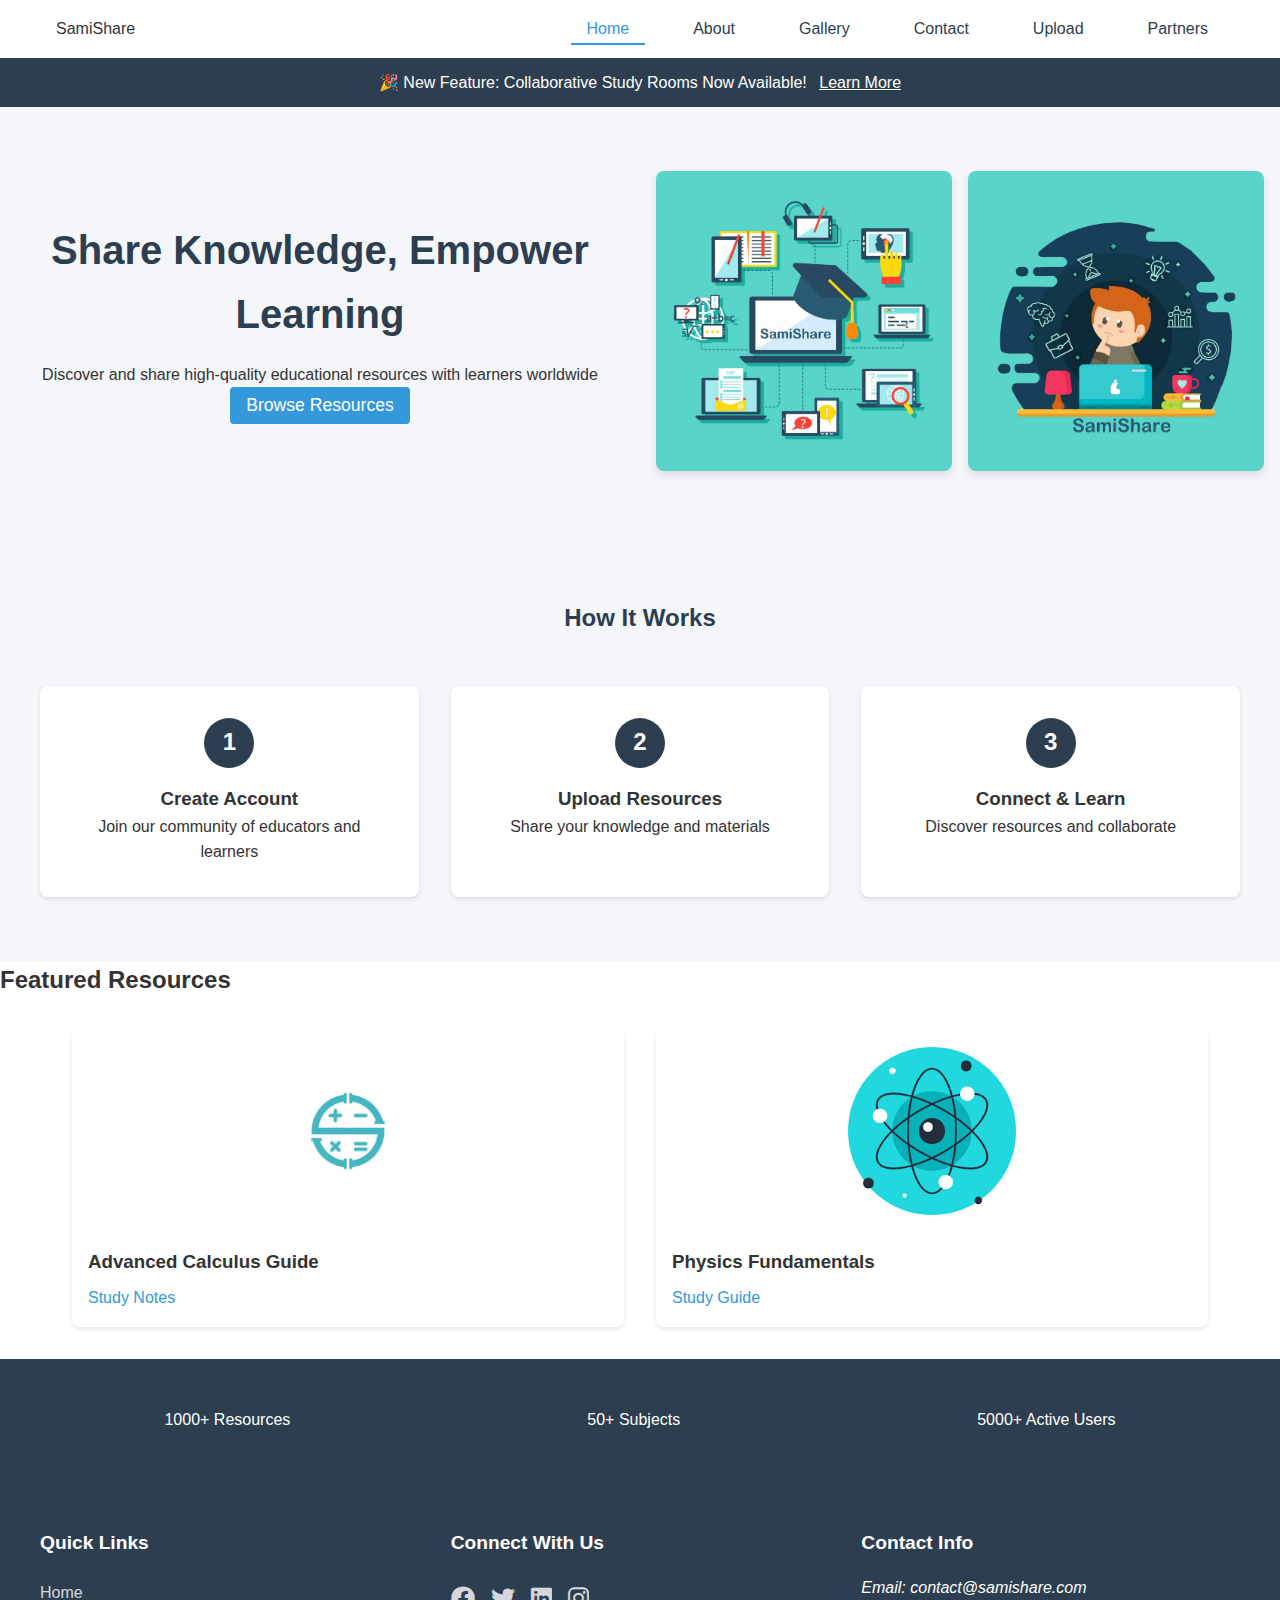
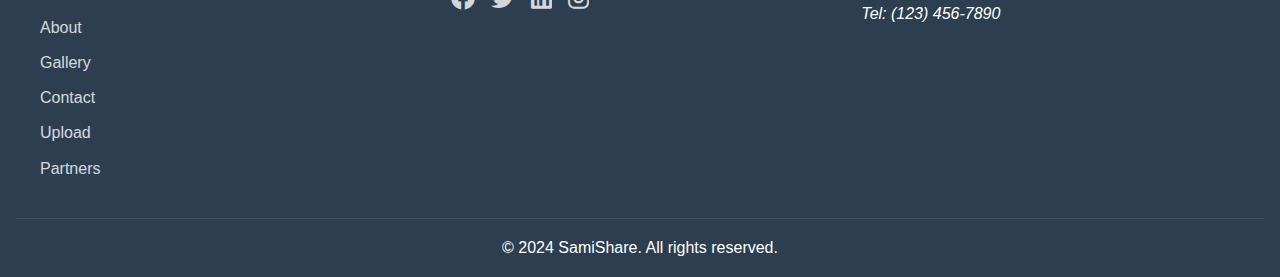
<file: index.html>
<!DOCTYPE html>
<html lang="en">
<head>
    <meta charset="UTF-8">
    <meta name="viewport" content="width=device-width, initial-scale=1.0">
    <meta name="description" content="Educational Resource Sharing Platform - Share and discover learning materials">
    <title>SamiShare - Educational Resource Platform</title>
    <link rel="stylesheet" href="styles/main.css">
    <link rel="stylesheet" href="styles/pages/index.css">
</head>
<body>
    <header>
        <div class="header-container">
            <div class="logo">SamiShare</div>
            <button class="menu-toggle" aria-label="Toggle navigation menu" aria-expanded="false">
                <span></span><span></span><span></span>
            </button>
            <nav>
                <ul>
                    <li><a href="index.html" class="active">Home</a></li>
                    <li><a href="pages/about.html">About</a></li>
                    <li><a href="pages/gallery.html">Gallery</a></li>
                    <li><a href="pages/contact.html">Contact</a></li>
                    <li><a href="pages/upload.html">Upload</a></li>
                    <li><a href="pages/partners.html">Partners</a></li>
                </ul>
            </nav>
        </div>
    </header>

    <main>
        <div class="announcement-banner">
            <p>🎉 New Feature: Collaborative Study Rooms Now Available! <a href="#">Learn More</a></p>
        </div>

        <section class="hero">
            <div class="hero-content">
                <h1>Share Knowledge, Empower Learning</h1>
                <p>Discover and share high-quality educational resources with learners worldwide</p>
                <button class="cta-button">Browse Resources</button>
            </div>
            <div class="hero-images">
                <img src="assets/home-images/logo1.jpg" alt="Student studying" class="hero-image">
                <img src="assets/home-images/logo2.jpg" alt="Online learning" class="hero-image">
            </div>
        </section>

        <section class="how-it-works">
            <h2>How It Works</h2>
            <div class="steps-container">
                <div class="step">
                    <div class="step-icon">1</div>
                    <h3>Create Account</h3>
                    <p>Join our community of educators and learners</p>
                </div>
                <div class="step">
                    <div class="step-icon">2</div>
                    <h3>Upload Resources</h3>
                    <p>Share your knowledge and materials</p>
                </div>
                <div class="step">
                    <div class="step-icon">3</div>
                    <h3>Connect & Learn</h3>
                    <p>Discover resources and collaborate</p>
                </div>
            </div>
        </section>

        <section class="featured-resources">
            <h2>Featured Resources</h2>
            <div class="resource-grid">
                <article class="resource-card">
                    <img src="assets/home-images/math-simple.jpg" alt="Mathematics study guide" loading="lazy">
                    <h3>Advanced Calculus Guide</h3>
                    <span class="resource-type">Study Notes</span>
                </article>
                <article class="resource-card">
                    <img src="assets/home-images/physics.png" alt="Physics study materials" loading="lazy">
                    <h3>Physics Fundamentals</h3>
                    <span class="resource-type">Study Guide</span>
                </article>
            </div>
        </section>

        <section class="quick-stats">
            <div class="stat-item">
                <span class="stat-number">1000+</span>
                <span class="stat-label">Resources</span>
            </div>
            <div class="stat-item">
                <span class="stat-number">50+</span>
                <span class="stat-label">Subjects</span>
            </div>
            <div class="stat-item">
                <span class="stat-number">5000+</span>
                <span class="stat-label">Active Users</span>
            </div>
        </section>
    </main>

    <footer>
        <div class="footer-content">
            <div class="footer-section">
                <h4>Quick Links</h4>
                <ul>
                    <li><a href="index.html">Home</a></li>
                    <li><a href="pages/about.html">About</a></li>
                    <li><a href="pages/gallery.html">Gallery</a></li>
                    <li><a href="pages/contact.html">Contact</a></li>
                    <li><a href="pages/upload.html">Upload</a></li>
                    <li><a href="pages/partners.html">Partners</a></li>
                </ul>
            </div>
            <div class="footer-section">
                <h4>Connect With Us</h4>
                <div class="social-links">
                    <a href="#" aria-label="Facebook"><i class="fab fa-facebook"></i></a>
                    <a href="#" aria-label="Twitter"><i class="fab fa-twitter"></i></a>
                    <a href="#" aria-label="LinkedIn"><i class="fab fa-linkedin"></i></a>
                    <a href="#" aria-label="Instagram"><i class="fab fa-instagram"></i></a>
                </div>
            </div>
            <div class="footer-section">
                <h4>Contact Info</h4>
                <address>
                    <p>Email: contact@samishare.com</p>
                    <p>Tel: (123) 456-7890</p>
                </address>
            </div>
        </div>
        <div class="footer-bottom">
            <p>&copy; 2024 SamiShare. All rights reserved.</p>
        </div>
    </footer>

    <script>
        // Simple menu toggle functionality
        document.querySelector('.menu-toggle').addEventListener('click', function() {
            const nav = document.querySelector('nav');
            const isExpanded = this.getAttribute('aria-expanded') === 'true';
            
            nav.classList.toggle('active');
            this.setAttribute('aria-expanded', !isExpanded);
        });
    </script>
</body>
</html>
</file>
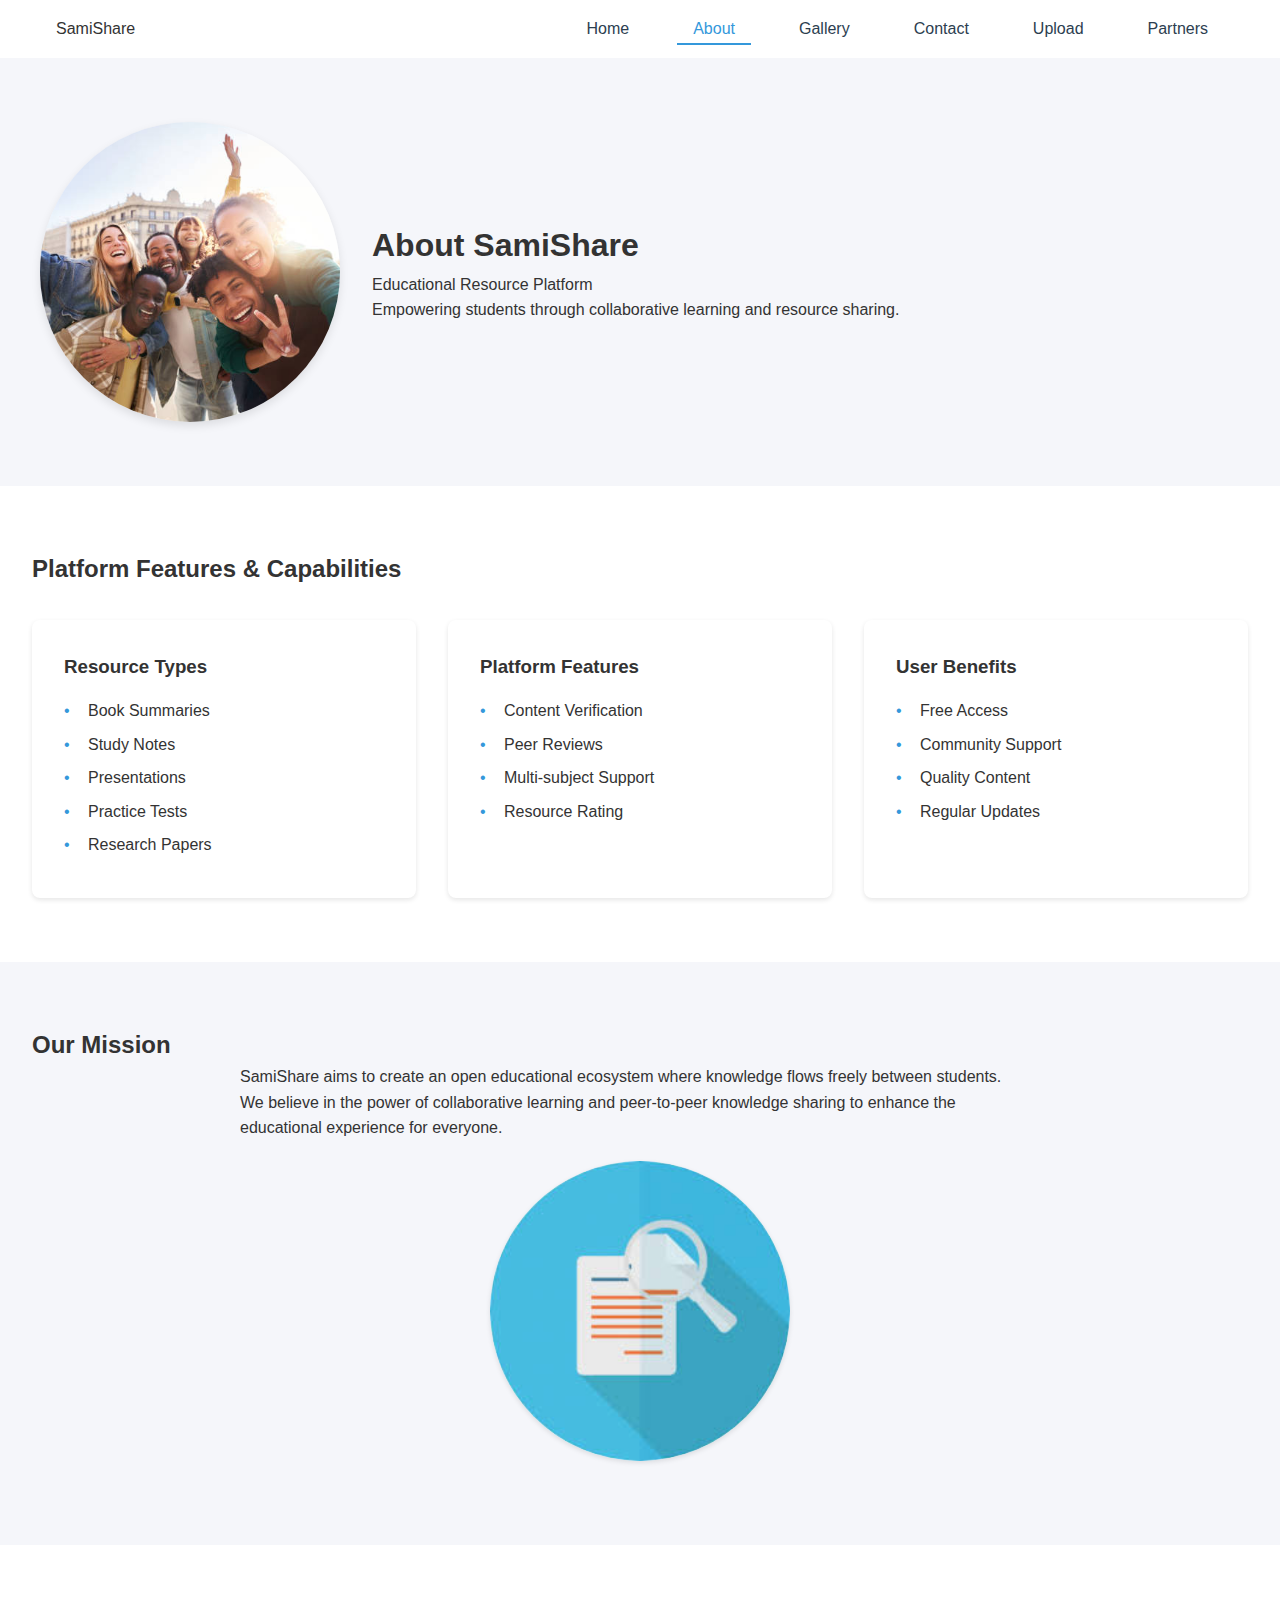
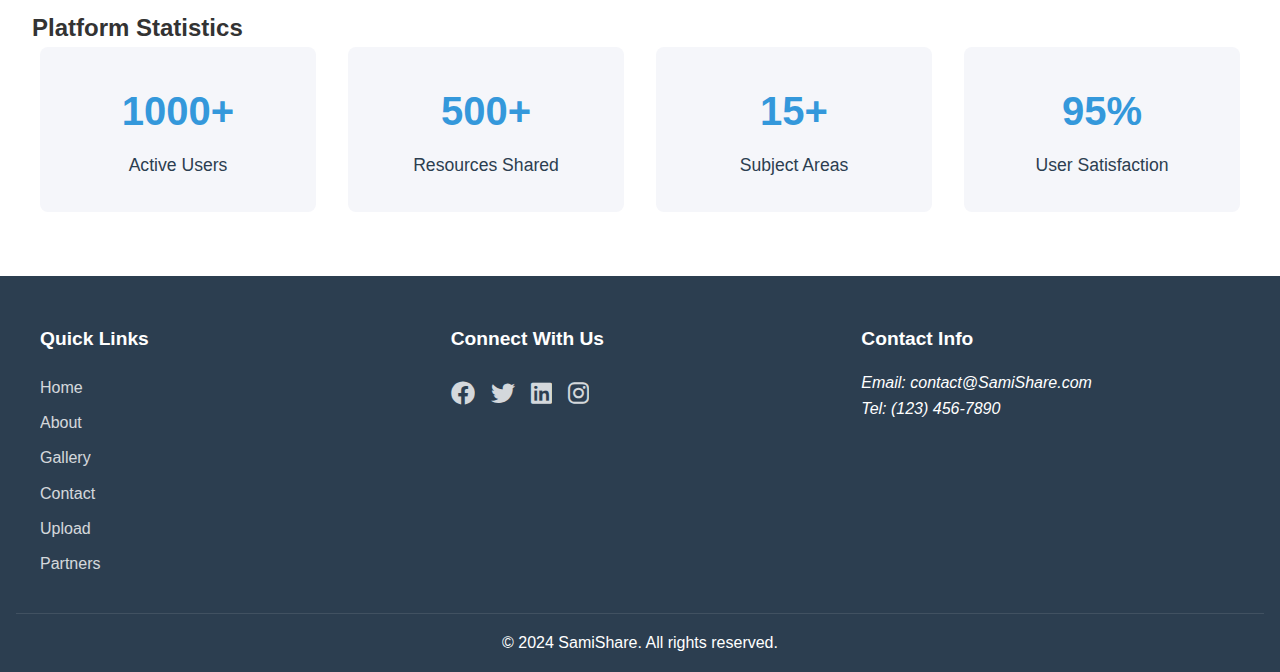
<file: pages/about.html>
<!DOCTYPE html>
<html lang="en">
<head>
    <meta charset="UTF-8">
    <meta name="viewport" content="width=device-width, initial-scale=1.0">
    <meta name="description" content="Learn more about SamiShare - Your Educational Resource Sharing Platform">
    <title>About - SamiShare Platform</title>
    <link rel="stylesheet" href="../styles/main.css">
    <link rel="stylesheet" href="../styles/pages/about.css">
</head>
<body>
    <header>
        <div class="header-container">
            <div class="logo">SamiShare</div>
            <button class="menu-toggle" aria-label="Toggle navigation menu" aria-expanded="false">
                <span></span><span></span><span></span>
            </button>
            <nav>
                <ul>
                    <li><a href="../index.html">Home</a></li>
                    <li><a href="about.html" class="active">About</a></li>
                    <li><a href="gallery.html">Gallery</a></li>
                    <li><a href="contact.html">Contact</a></li>
                    <li><a href="upload.html">Upload</a></li>
                    <li><a href="partners.html">Partners</a></li>
                </ul>
            </nav>
        </div>
    </header>
    
    <main>
        <section class="personal-intro">
            <div class="profile-container">
                <img src="../assets/people-images/college-friends-taking-a-selfie-as-they-travel-through-europe.jpg" alt="Platform Creator" loading="lazy" class="profile-image">
                <div class="intro-content">
                    <h1>About SamiShare</h1>
                    <p class="role">Educational Resource Platform</p>
                    <p class="statement">Empowering students through collaborative learning and resource sharing.</p>
                </div>
            </div>
        </section>

        <section class="skills-expertise">
            <h2>Platform Features & Capabilities</h2>
            <div class="skills-grid">
                <div class="skill-card" tabindex="0">
                    <h3>Resource Types</h3>
                    <ul class="skill-list">
                        <li>Book Summaries</li>
                        <li>Study Notes</li>
                        <li>Presentations</li>
                        <li>Practice Tests</li>
                        <li>Research Papers</li>
                    </ul>
                </div>
                <div class="skill-card" tabindex="0">
                    <h3>Platform Features</h3>
                    <ul class="skill-list">
                        <li>Content Verification</li>
                        <li>Peer Reviews</li>
                        <li>Multi-subject Support</li>
                        <li>Resource Rating</li>
                    </ul>
                </div>
                <div class="skill-card" tabindex="0">
                    <h3>User Benefits</h3>
                    <ul class="skill-list">
                        <li>Free Access</li>
                        <li>Community Support</li>
                        <li>Quality Content</li>
                        <li>Regular Updates</li>
                    </ul>
                </div>
            </div>
        </section>

        <section class="topic-details">
            <h2>Our Mission</h2>
            <div class="mission-content">
                <p>SamiShare aims to create an open educational ecosystem where knowledge flows freely between students.</p>
                <p>We believe in the power of collaborative learning and peer-to-peer knowledge sharing to enhance the educational experience for everyone.</p>
                <img src="../assets/icons-images/contact.jpeg" alt="Digital content in education" class="mission-image" loading="lazy">
            </div>
        </section>

        <section class="platform-stats">
            <h2>Platform Statistics</h2>
            <div class="stats-grid">
                <div class="stat-card" tabindex="0">
                    <span class="stat-number">1000+</span>
                    <span class="stat-label">Active Users</span>
                </div>
                <div class="stat-card" tabindex="0">
                    <span class="stat-number">500+</span>
                    <span class="stat-label">Resources Shared</span>
                </div>
                <div class="stat-card" tabindex="0">
                    <span class="stat-number">15+</span>
                    <span class="stat-label">Subject Areas</span>
                </div>
                <div class="stat-card" tabindex="0">
                    <span class="stat-number">95%</span>
                    <span class="stat-label">User Satisfaction</span>
                </div>
            </div>
        </section>
    </main>

    <footer>
        <div class="footer-content">
            <div class="footer-section">
                <h4>Quick Links</h4>
                <ul>
                    <li><a href="../index.html">Home</a></li>
                    <li><a href="about.html">About</a></li>
                    <li><a href="gallery.html">Gallery</a></li>
                    <li><a href="contact.html">Contact</a></li>
                    <li><a href="upload.html">Upload</a></li>
                    <li><a href="partners.html">Partners</a></li>
                </ul>
            </div>
            <div class="footer-section">
                <h4>Connect With Us</h4>
                <div class="social-links">
                    <a href="#" aria-label="Facebook"><i class="fab fa-facebook"></i></a>
                    <a href="#" aria-label="Twitter"><i class="fab fa-twitter"></i></a>
                    <a href="#" aria-label="LinkedIn"><i class="fab fa-linkedin"></i></a>
                    <a href="#" aria-label="Instagram"><i class="fab fa-instagram"></i></a>
                </div>
            </div>
            <div class="footer-section">
                <h4>Contact Info</h4>
                <address>
                    <p>Email: contact@SamiShare.com</p>
                    <p>Tel: (123) 456-7890</p>
                </address>
            </div>
        </div>
        <div class="footer-bottom">
            <p>&copy; 2024 SamiShare. All rights reserved.</p>
        </div>
    </footer>
    
    <script>
        // Menu toggle functionality
        document.querySelector('.menu-toggle').addEventListener('click', function() {
            const nav = document.querySelector('nav');
            const isExpanded = this.getAttribute('aria-expanded') === 'true';
            nav.classList.toggle('active');
            this.setAttribute('aria-expanded', !isExpanded);
        });
    </script>
</body>
</html>
</file>
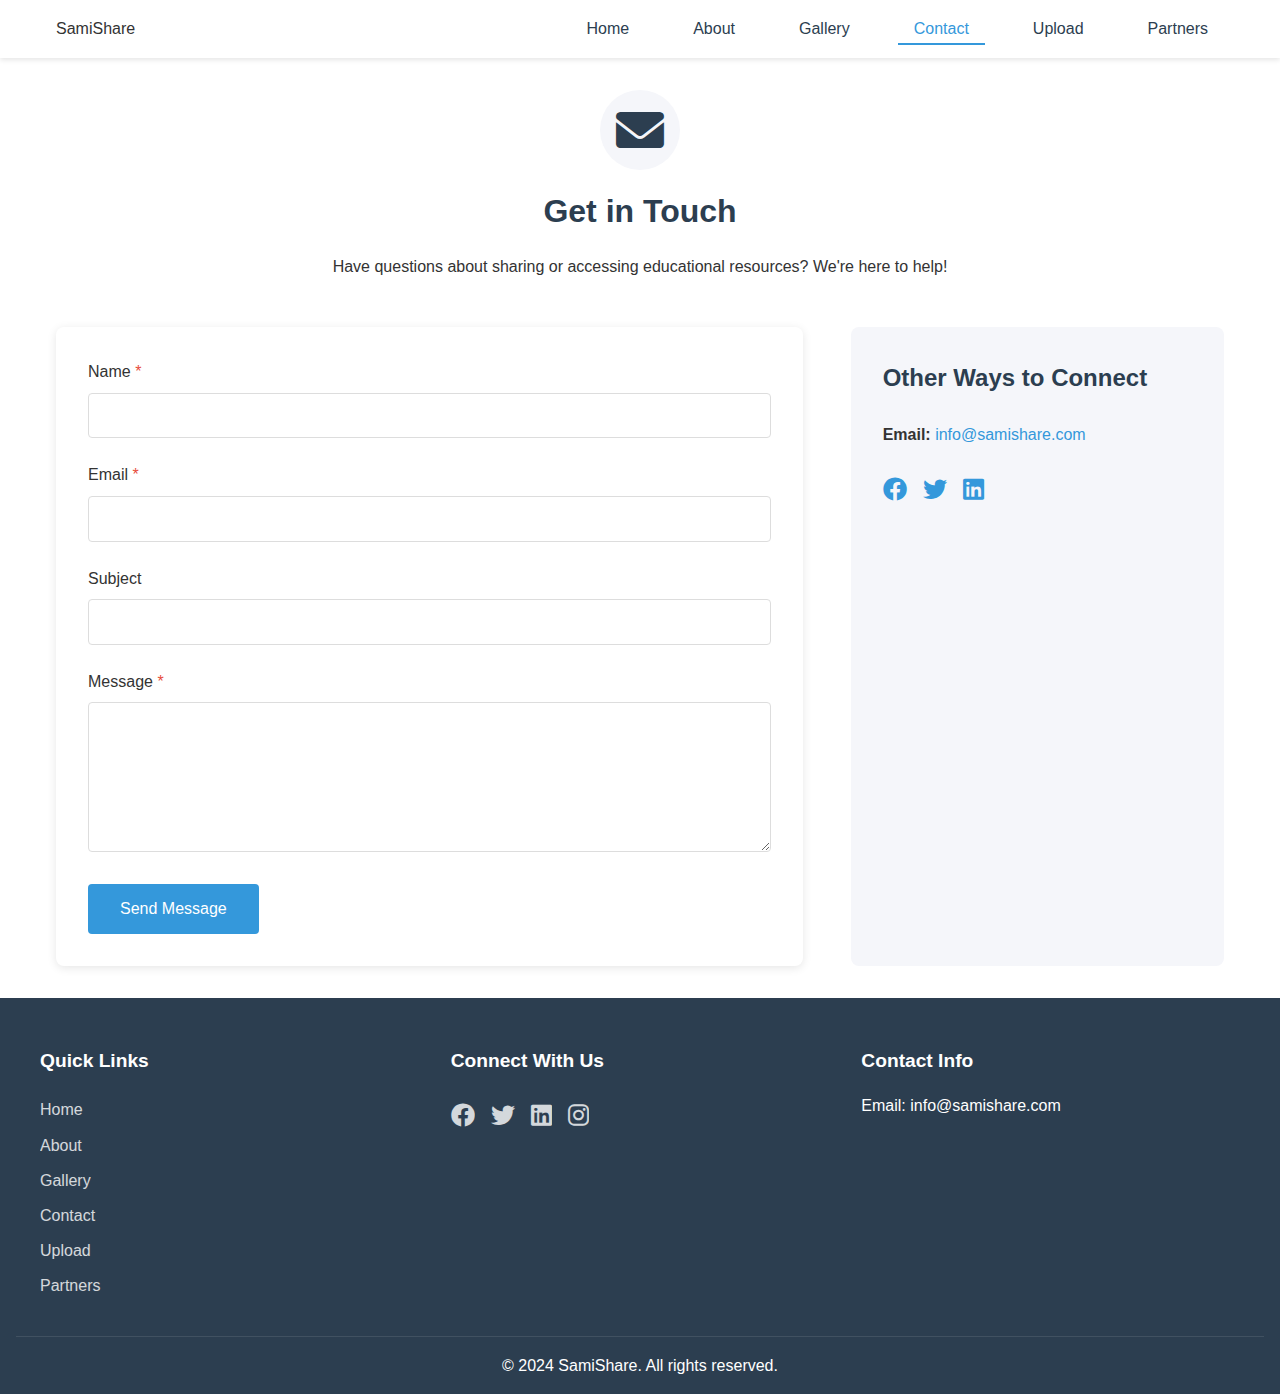
<file: pages/contact.html>
<!DOCTYPE html>
<html lang="en">
<head>
    <meta charset="UTF-8">
    <meta name="viewport" content="width=device-width, initial-scale=1.0">
    <title>Contact Us - Educational Resource Sharing</title>
    <link rel="stylesheet" href="../styles/main.css">
    <link rel="stylesheet" href="../styles/pages/contact.css">
</head>
<body>
    <header>
        <div class="header-container">
            <div class="logo">SamiShare</div>
            <button class="menu-toggle" aria-label="Toggle navigation menu" aria-expanded="false">
                <span></span><span></span><span></span>
            </button>
            <nav aria-label="Main navigation">
                <ul>
                    <li><a href="../index.html">Home</a></li>
                    <li><a href="about.html">About</a></li>
                    <li><a href="gallery.html">Gallery</a></li>
                    <li><a href="contact.html" class="active">Contact</a></li>
                    <li><a href="upload.html">Upload</a></li>
                    <li><a href="partners.html">Partners</a></li>
                </ul>
            </nav>
        </div>
    </header>

    <main class="contact-main">
        <section class="contact-intro">
            <div class="contact-icon">
                <i class="fa-solid fa-envelope"></i>
            </div>
            <h1>Get in Touch</h1>
            <p>Have questions about sharing or accessing educational resources? We're here to help!</p>
        </section>

        <section class="contact-content">
            <div class="contact-form-container">
                <form id="contactForm" class="contact-form">
                    <div class="form-group">
                        <label for="name">Name <span class="required">*</span></label>
                        <input type="text" id="name" name="name" required>
                    </div>

                    <div class="form-group">
                        <label for="email">Email <span class="required">*</span></label>
                        <input type="email" id="email" name="email" required>
                    </div>

                    <div class="form-group">
                        <label for="subject">Subject</label>
                        <input type="text" id="subject" name="subject">
                    </div>

                    <div class="form-group">
                        <label for="message">Message <span class="required">*</span></label>
                        <textarea id="message" name="message" required></textarea>
                    </div>

                    <button type="submit" class="submit-btn">Send Message</button>
                </form>
            </div>

            <div class="contact-info">
                <h2>Other Ways to Connect</h2>
                <div class="contact-details">
                    <p><strong>Email:</strong> <a href="mailto:info@samishare.com">info@samishare.com</a></p>
                    <div class="social-links">
                        <a href="#" aria-label="Facebook"><i class="fa-brands fa-facebook"></i></a>
                        <a href="#" aria-label="Twitter"><i class="fa-brands fa-twitter"></i></a>
                        <a href="#" aria-label="LinkedIn"><i class="fa-brands fa-linkedin"></i></a>
                    </div>
                </div>
            </div>
        </section>
    </main>

    <footer>
        <div class="footer-content">
            <div class="footer-section">
                <h4>Quick Links</h4>
                <ul>
                    <li><a href="../index.html">Home</a></li>
                    <li><a href="about.html">About</a></li>
                    <li><a href="gallery.html">Gallery</a></li>
                    <li><a href="contact.html">Contact</a></li>
                    <li><a href="upload.html">Upload</a></li>
                    <li><a href="partners.html">Partners</a></li>
                </ul>
            </div>
            <div class="footer-section">
                <h4>Connect With Us</h4>
                <div class="social-links">
                    <a href="#" aria-label="Facebook"><i class="fa-brands fa-facebook"></i></a>
                    <a href="#" aria-label="Twitter"><i class="fa-brands fa-twitter"></i></a>
                    <a href="#" aria-label="LinkedIn"><i class="fa-brands fa-linkedin"></i></a>
                    <a href="#" aria-label="Instagram"><i class="fa-brands fa-instagram"></i></a>
                </div>
            </div>
            <div class="footer-section">
                <h4>Contact Info</h4>
                <p>Email: info@samishare.com</p>
            </div>
        </div>
        <div class="footer-bottom">
            <p>&copy; 2024 SamiShare. All rights reserved.</p>
        </div>
    </footer>

    <script>
        // Menu toggle functionality
        document.querySelector('.menu-toggle').addEventListener('click', function() {
            const nav = document.querySelector('nav');
            const isExpanded = this.getAttribute('aria-expanded') === 'true';
            nav.classList.toggle('active');
            this.setAttribute('aria-expanded', !isExpanded);
        });
    </script>
</body>
</html>
</file>
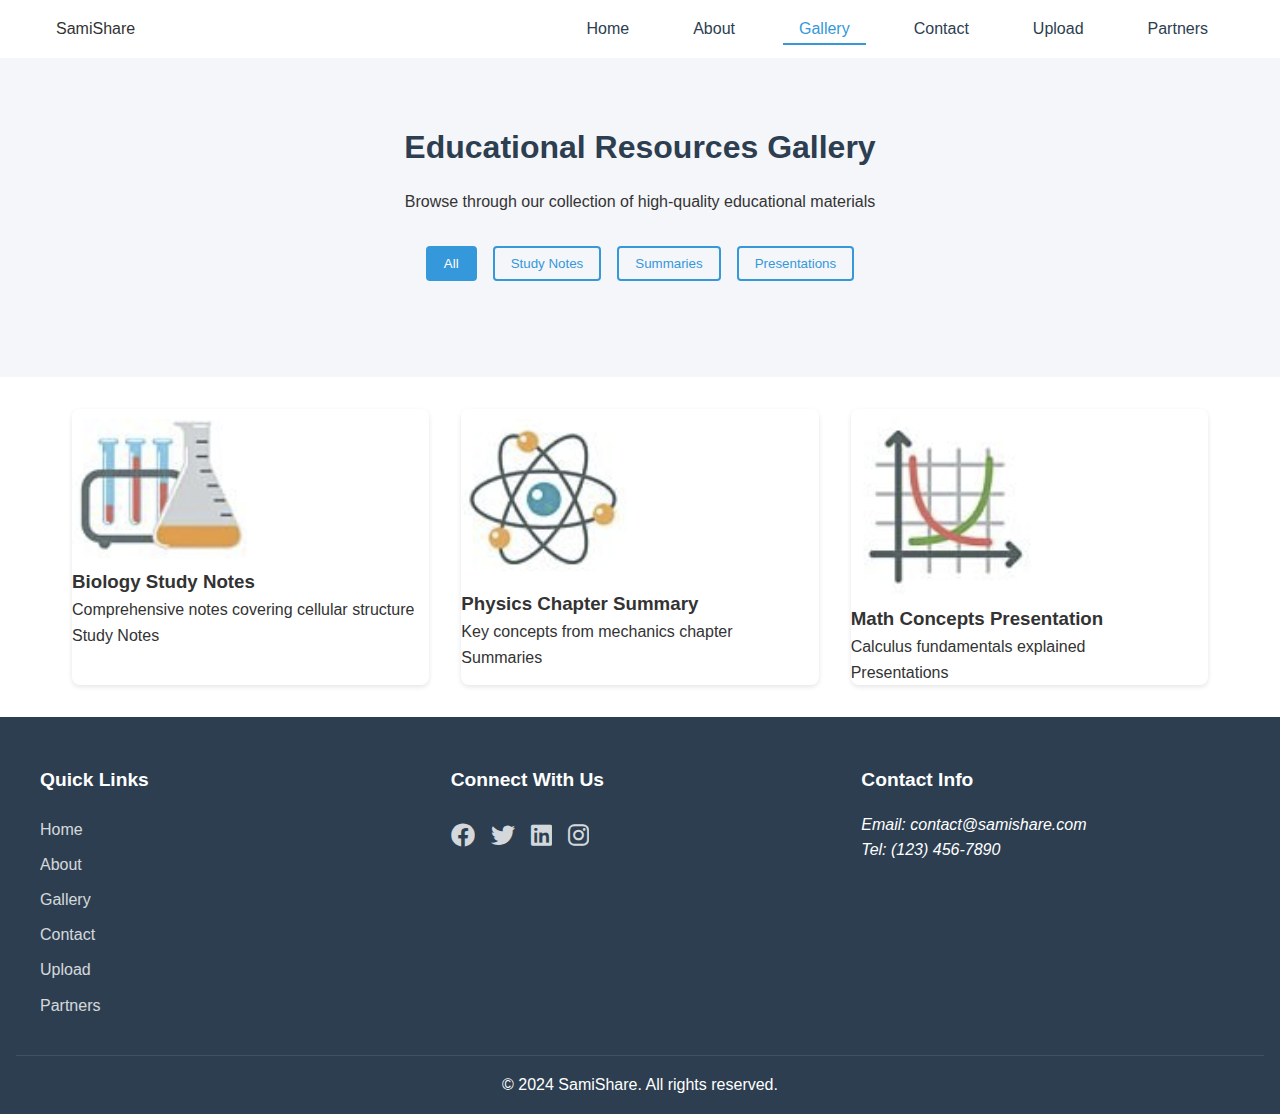
<file: pages/gallery.html>
<!DOCTYPE html>
<html lang="en">
<head>
    <meta charset="UTF-8">
    <meta name="viewport" content="width=device-width, initial-scale=1.0">
    <meta name="description" content="Browse our collection of educational resources and study materials">
    <title>SamiShare - Gallery</title>
    <link rel="stylesheet" href="../styles/main.css">
    <link rel="stylesheet" href="../styles/pages/gallery.css">
</head>
<body>
    <header>
        <div class="header-container">
            <div class="logo">SamiShare</div>
            <button class="menu-toggle" aria-label="Toggle navigation menu" aria-expanded="false">
                <span></span><span></span><span></span>
            </button>
            <nav>
                <ul>
                    <li><a href="../index.html">Home</a></li>
                    <li><a href="about.html">About</a></li>
                    <li><a href="gallery.html" class="active">Gallery</a></li>
                    <li><a href="contact.html">Contact</a></li>
                    <li><a href="upload.html">Upload</a></li>
                    <li><a href="partners.html">Partners</a></li>
                </ul>
            </nav>
        </div>
    </header>

    <main>
        <section class="gallery-intro">
            <h1>Educational Resources Gallery</h1>
            <p>Browse through our collection of high-quality educational materials</p>
            <div class="gallery-filters">
                <button class="filter-btn active" data-filter="all">All</button>
                <button class="filter-btn" data-filter="notes">Study Notes</button>
                <button class="filter-btn" data-filter="summaries">Summaries</button>
                <button class="filter-btn" data-filter="presentations">Presentations</button>
            </div>
        </section>

        <section class="gallery-grid">
            <!-- Gallery Items -->
            <article class="gallery-item" data-category="notes">
                <img src="../assets/Gallery-images/Biology.png" alt="Handwritten study notes for Biology" loading="lazy">
                <div class="item-details">
                    <h3>Biology Study Notes</h3>
                    <p>Comprehensive notes covering cellular structure</p>
                    <span class="category-tag">Study Notes</span>
                </div>
            </article>

            <article class="gallery-item" data-category="summaries">
                <img src="../assets/Gallery-images/Physics.png" alt="Chapter summary of Physics concepts" loading="lazy">
                <div class="item-details">
                    <h3>Physics Chapter Summary</h3>
                    <p>Key concepts from mechanics chapter</p>
                    <span class="category-tag">Summaries</span>
                </div>
            </article>

            <article class="gallery-item" data-category="presentations">
                <img src="../assets/Gallery-images/Math.png" alt="Mathematics presentation slides" loading="lazy">
                <div class="item-details">
                    <h3>Math Concepts Presentation</h3>
                    <p>Calculus fundamentals explained</p>
                    <span class="category-tag">Presentations</span>
                </div>
            </article>
            <!-- Add more gallery items as needed -->
        </section>
    </main>

    <footer>
        <div class="footer-content">
            <div class="footer-section">
                <h4>Quick Links</h4>
                <ul>
                    <li><a href="../index.html">Home</a></li>
                    <li><a href="about.html">About</a></li>
                    <li><a href="gallery.html">Gallery</a></li>
                    <li><a href="contact.html">Contact</a></li>
                    <li><a href="upload.html">Upload</a></li>
                    <li><a href="partners.html">Partners</a></li>
                </ul>
            </div>
            <div class="footer-section">
                <h4>Connect With Us</h4>
                <div class="social-links">
                    <a href="#" aria-label="Facebook"><i class="fab fa-facebook"></i></a>
                    <a href="#" aria-label="Twitter"><i class="fab fa-twitter"></i></a>
                    <a href="#" aria-label="LinkedIn"><i class="fab fa-linkedin"></i></a>
                    <a href="#" aria-label="Instagram"><i class="fab fa-instagram"></i></a>
                </div>
            </div>
            <div class="footer-section">
                <h4>Contact Info</h4>
                <address>
                    <p>Email: contact@samishare.com</p>
                    <p>Tel: (123) 456-7890</p>
                </address>
            </div>
        </div>
        <div class="footer-bottom">
            <p>&copy; 2024 SamiShare. All rights reserved.</p>
        </div>
    </footer>

    <script>
        // Menu toggle functionality (same as other pages)
        document.querySelector('.menu-toggle').addEventListener('click', function() {
            const nav = document.querySelector('nav');
            const isExpanded = this.getAttribute('aria-expanded') === 'true';
            nav.classList.toggle('active');
            this.setAttribute('aria-expanded', !isExpanded);
        });

        // Gallery filtering functionality
        document.querySelectorAll('.filter-btn').forEach(button => {
            button.addEventListener('click', () => {
                const filter = button.getAttribute('data-filter');
                
                document.querySelectorAll('.filter-btn').forEach(btn => 
                    btn.classList.remove('active'));
                button.classList.add('active');

                document.querySelectorAll('.gallery-item').forEach(item => {
                    if (filter === 'all' || item.getAttribute('data-category') === filter) {
                        item.style.display = 'block';
                    } else {
                        item.style.display = 'none';
                    }
                });
            });
        });
    </script>
</body>
</html>
</file>
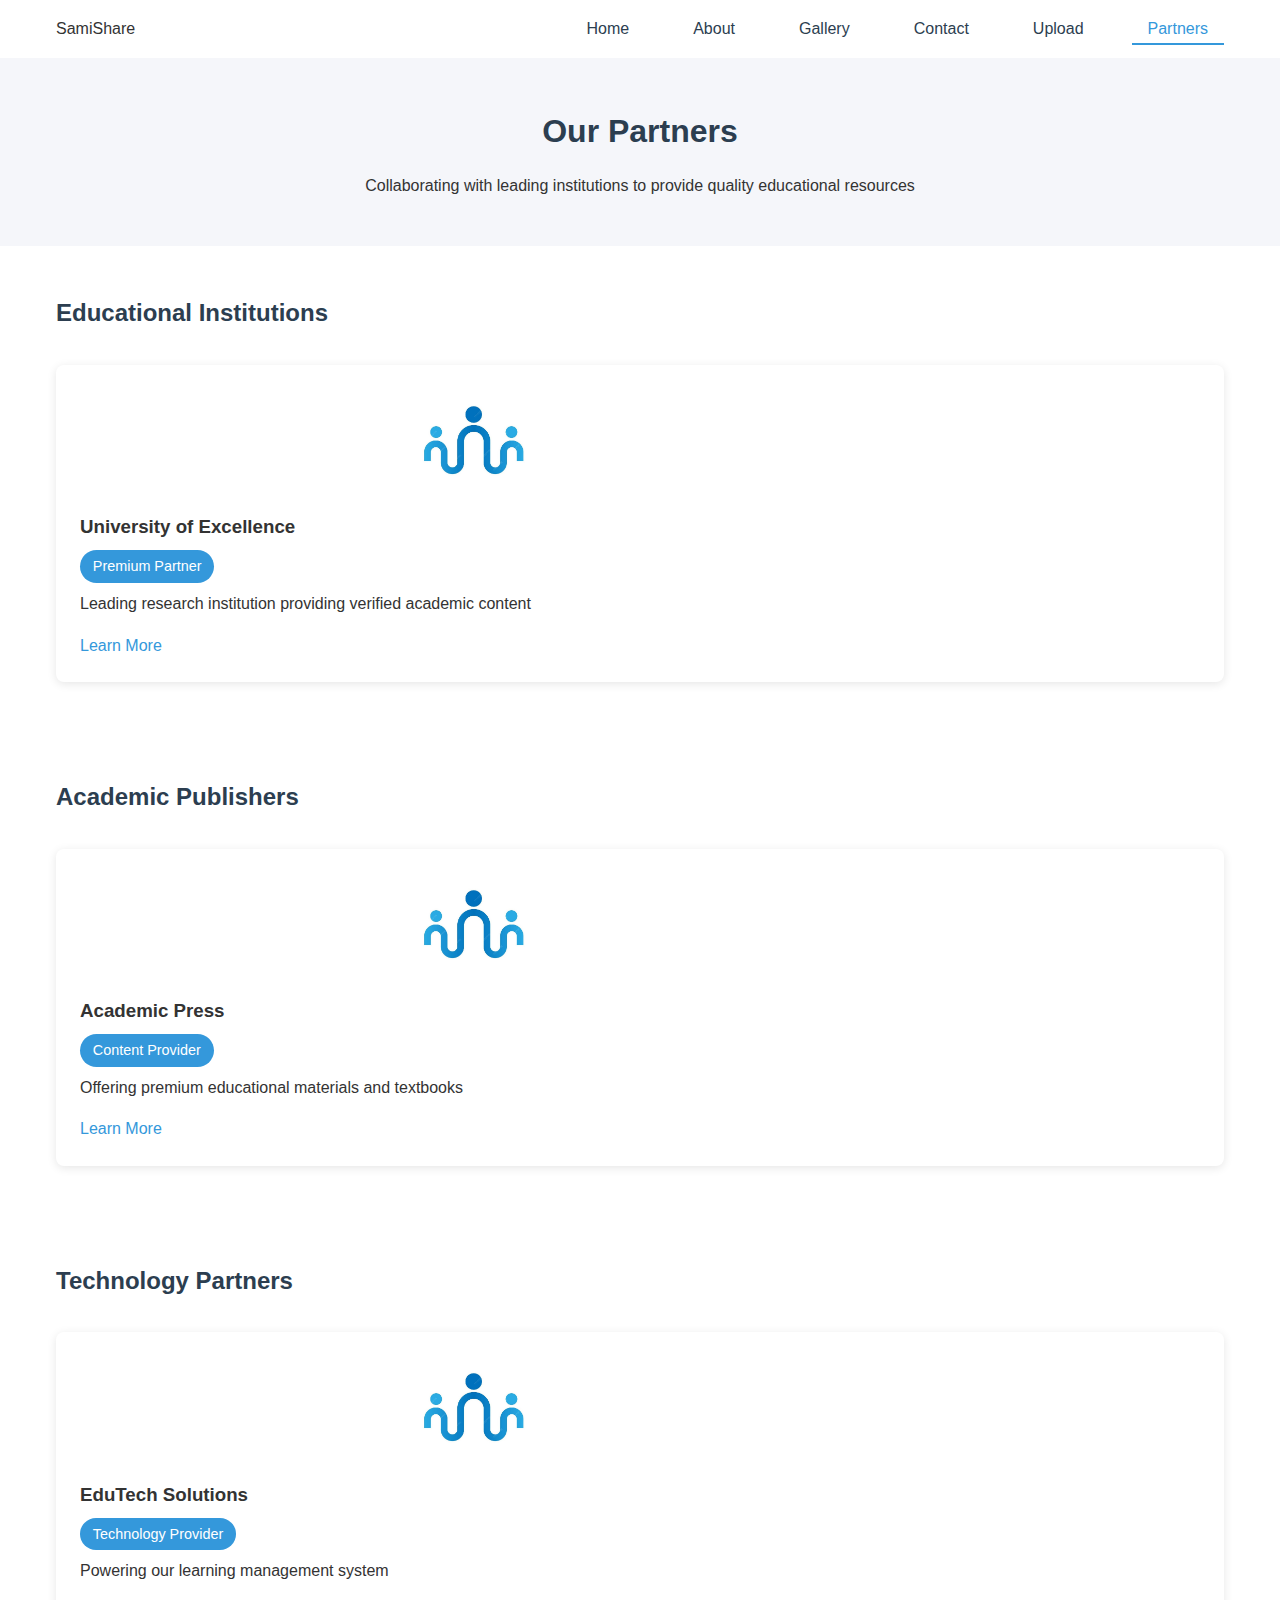
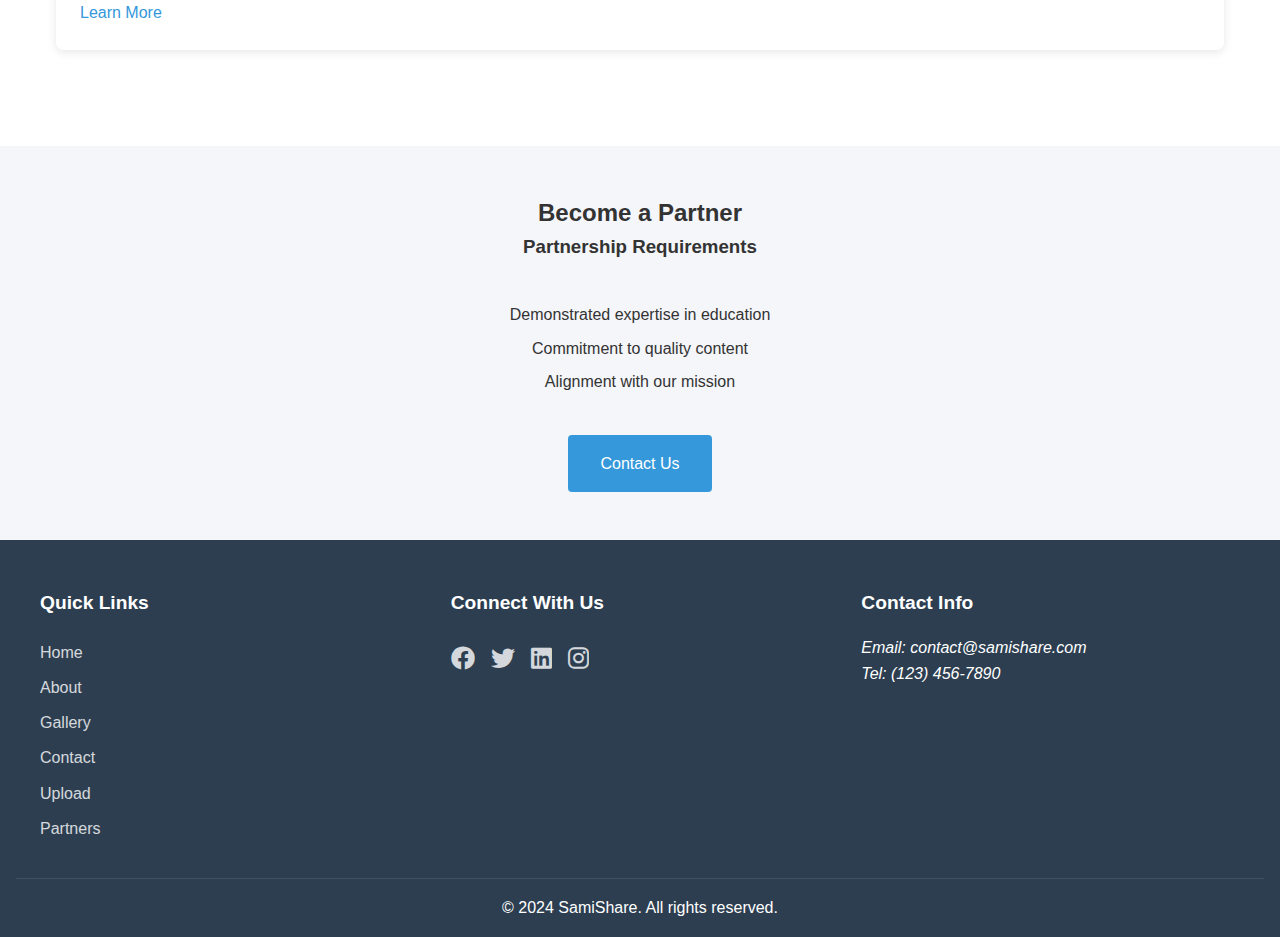
<file: pages/partners.html>
<!DOCTYPE html>
<html lang="en">
<head>
    <meta charset="UTF-8">
    <meta name="viewport" content="width=device-width, initial-scale=1.0">
    <meta name="description" content="Educational Resource Sharing Platform - Partners Page">
    <title>SamiShare - Our Partners</title>
    <link rel="stylesheet" href="../styles/main.css">
    <link rel="stylesheet" href="../styles/pages/partners.css">
</head>
<body>
    <header>
        <div class="header-container">
            <div class="logo">SamiShare</div>
            <button class="menu-toggle" aria-label="Toggle navigation menu" aria-expanded="false">
                <span></span><span></span><span></span>
            </button>
            <nav>
                <ul>
                    <li><a href="../index.html">Home</a></li>
                    <li><a href="about.html">About</a></li>
                    <li><a href="gallery.html">Gallery</a></li>
                    <li><a href="contact.html">Contact</a></li>
                    <li><a href="upload.html">Upload</a></li>
                    <li><a href="partners.html" class="active">Partners</a></li>
                </ul>
            </nav>
        </div>
    </header>

    <main>
        <section class="partners-intro">
            <h1>Our Partners</h1>
            <p>Collaborating with leading institutions to provide quality educational resources</p>
        </section>

        <section class="partner-section educational">
            <h2>Educational Institutions</h2>
            <div class="partner-grid">
                <article class="partner-card">
                    <img src="../assets/Partners-images/people.jpg" alt="University Partner" loading="lazy">
                    <h3>University of Excellence</h3>
                    <span class="partner-type">Premium Partner</span>
                    <p>Leading research institution providing verified academic content</p>
                    <a href="#" class="partner-link">Learn More</a>
                </article>
                <!-- Add more partner cards as needed -->
            </div>
        </section>

        <section class="partner-section publishers">
            <h2>Academic Publishers</h2>
            <div class="partner-grid">
                <article class="partner-card">
                    <img src="../assets/Partners-images/people.jpg" alt="Publisher Partner" loading="lazy">
                    <h3>Academic Press</h3>
                    <span class="partner-type">Content Provider</span>
                    <p>Offering premium educational materials and textbooks</p>
                    <a href="#" class="partner-link">Learn More</a>
                </article>
                <!-- Add more publisher cards as needed -->
            </div>
        </section>

        <section class="partner-section tech">
            <h2>Technology Partners</h2>
            <div class="partner-grid">
                <article class="partner-card">
                    <img src="../assets/Partners-images/people.jpg"  alt="Tech Partner" loading="lazy">
                    <h3>EduTech Solutions</h3>
                    <span class="partner-type">Technology Provider</span>
                    <p>Powering our learning management system</p>
                    <a href="#" class="partner-link">Learn More</a>
                </article>
                <!-- Add more tech partner cards as needed -->
            </div>
        </section>

        <section class="become-partner">
            <h2>Become a Partner</h2>
            <div class="partner-requirements">
                <h3>Partnership Requirements</h3>
                <ul>
                    <li>Demonstrated expertise in education</li>
                    <li>Commitment to quality content</li>
                    <li>Alignment with our mission</li>
                </ul>
                <a href="contact.html" class="cta-button">Contact Us</a>
            </div>
        </section>
    </main>

    <!-- Same footer as index.html -->
    <footer>
        <div class="footer-content">
            <div class="footer-section">
                <h4>Quick Links</h4>
                <ul>
                    <li><a href="../index.html">Home</a></li>
                    <li><a href="about.html">About</a></li>
                    <li><a href="gallery.html">Gallery</a></li>
                    <li><a href="contact.html">Contact</a></li>
                    <li><a href="upload.html">Upload</a></li>
                    <li><a href="partners.html">Partners</a></li>
                </ul>
            </div>
            <div class="footer-section">
                <h4>Connect With Us</h4>
                <div class="social-links">
                    <a href="#" aria-label="Facebook"><i class="fab fa-facebook"></i></a>
                    <a href="#" aria-label="Twitter"><i class="fab fa-twitter"></i></a>
                    <a href="#" aria-label="LinkedIn"><i class="fab fa-linkedin"></i></a>
                    <a href="#" aria-label="Instagram"><i class="fab fa-instagram"></i></a>
                </div>
            </div>
            <div class="footer-section">
                <h4>Contact Info</h4>
                <address>
                    <p>Email: contact@samishare.com</p>
                    <p>Tel: (123) 456-7890</p>
                </address>
            </div>
        </div>
        <div class="footer-bottom">
            <p>&copy; 2024 SamiShare. All rights reserved.</p>
        </div>
    </footer>

    <script>
        document.querySelector('.menu-toggle').addEventListener('click', function() {
            const nav = document.querySelector('nav');
            const isExpanded = this.getAttribute('aria-expanded') === 'true';
            nav.classList.toggle('active');
            this.setAttribute('aria-expanded', !isExpanded);
        });
    </script>
</body>
</html>
</file>
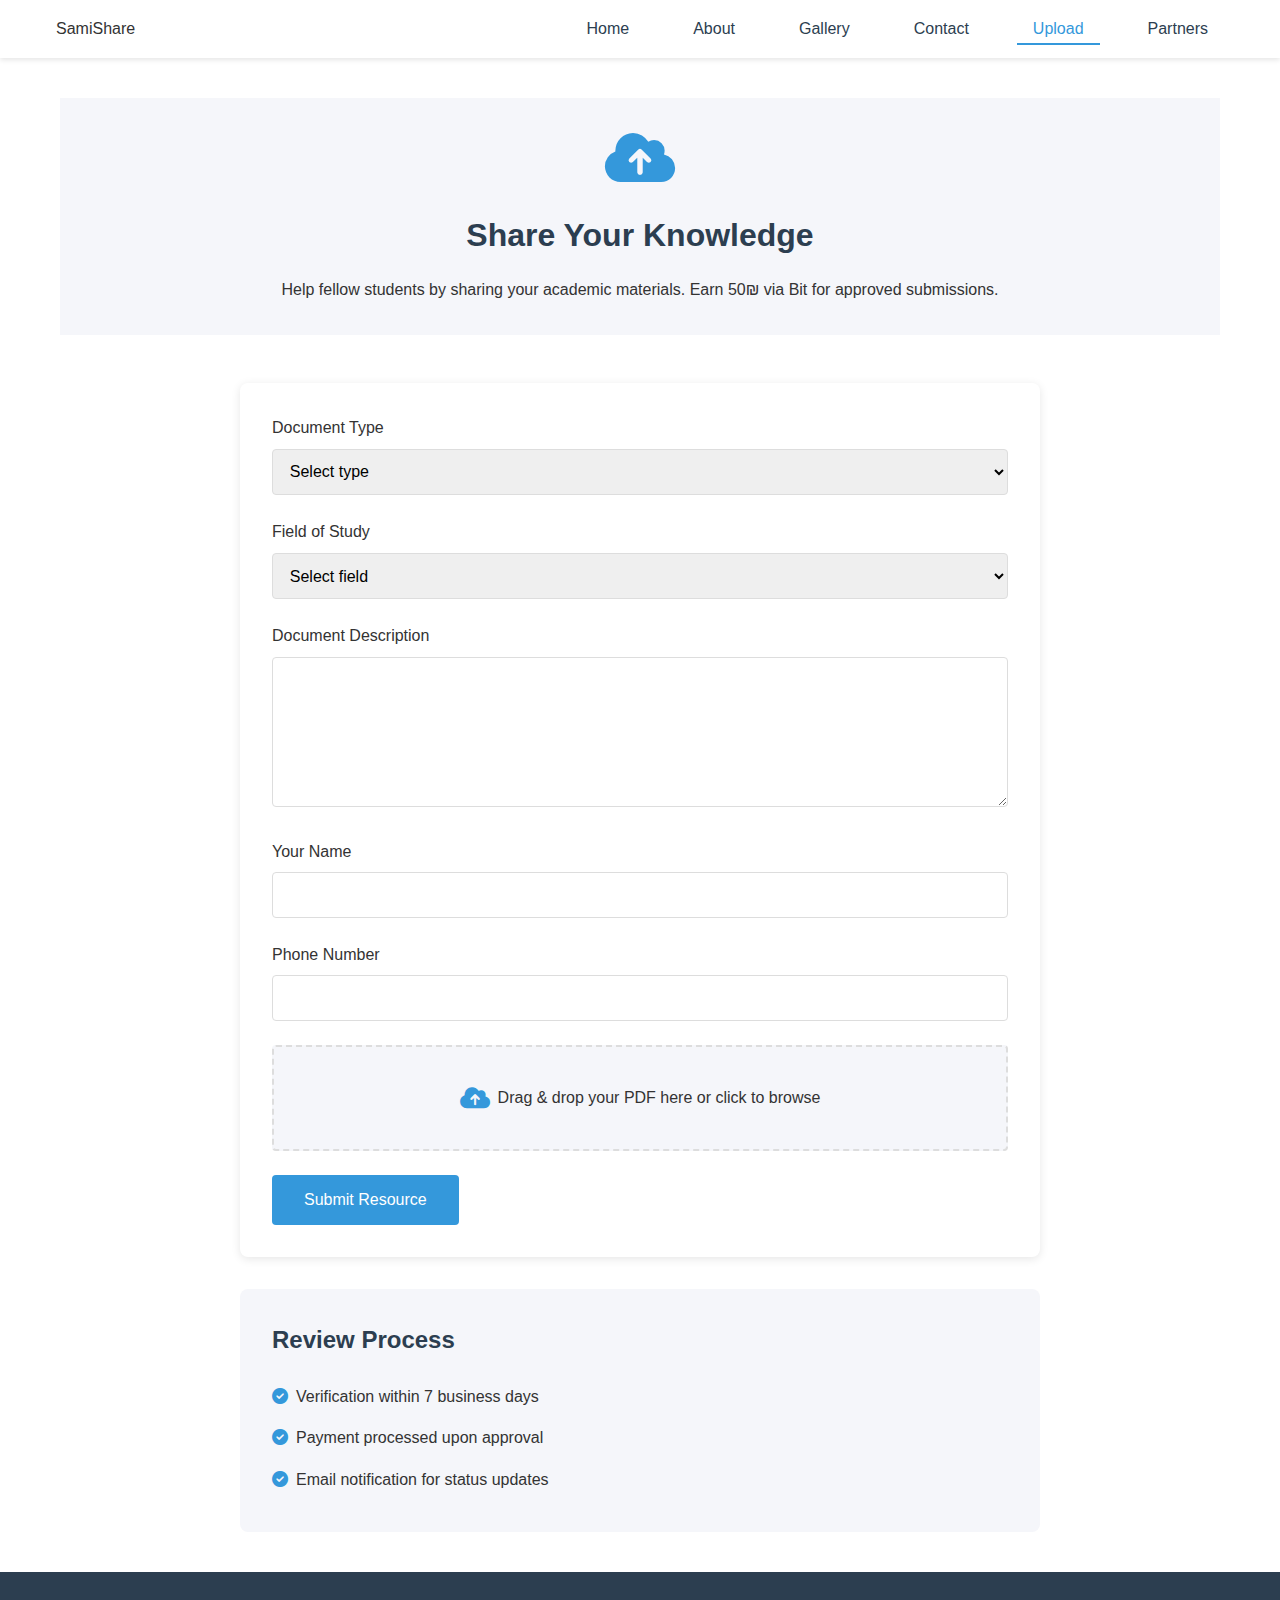
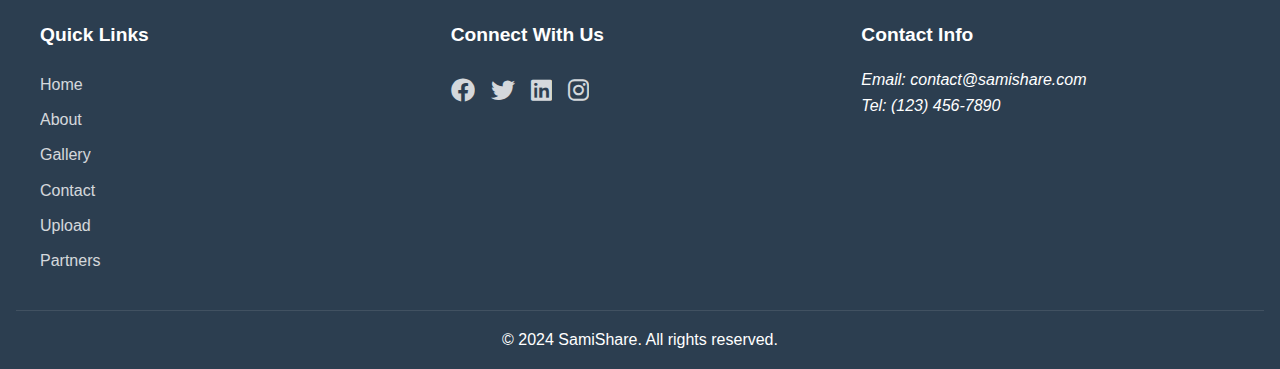
<file: pages/upload.html>
<!DOCTYPE html>
<html lang="en">
<head>
    <meta charset="UTF-8">
    <meta name="viewport" content="width=device-width, initial-scale=1.0">
    <title>SamiShare - Upload Resources</title>
    <link rel="stylesheet" href="../styles/main.css">
    <link rel="stylesheet" href="../styles/pages/upload.css">
</head>
<body>
    <header>
        <div class="header-container">
            <div class="logo">SamiShare</div>
            <button class="menu-toggle" aria-label="Toggle navigation menu" aria-expanded="false">
                <span></span><span></span><span></span>
            </button>
            <nav>
                <ul>
                    <li><a href="../index.html">Home</a></li>
                    <li><a href="about.html">About</a></li>
                    <li><a href="gallery.html">Gallery</a></li>
                    <li><a href="contact.html">Contact</a></li>
                    <li><a href="upload.html" class="active">Upload</a></li>
                    <li><a href="partners.html">Partners</a></li>
                </ul>
            </nav>
        </div>
    </header>

    <main>
        <section class="upload-intro">
            <div class="upload-icon">
                <i class="fas fa-cloud-upload-alt"></i>
            </div>
            <h1>Share Your Knowledge</h1>
            <p>Help fellow students by sharing your academic materials. Earn 50₪ via Bit for approved submissions.</p>
        </section>

        <section class="upload-form">
            <form id="resourceUpload">
                <div class="form-group">
                    <label for="docType">Document Type</label>
                    <select id="docType" required>
                        <option value="">Select type</option>
                        <option value="summary">Summary</option>
                        <option value="exam">Exam</option>
                        <option value="assignment">Assignment</option>
                    </select>
                </div>

                <div class="form-group">
                    <label for="field">Field of Study</label>
                    <select id="field" required>
                        <option value="">Select field</option>
                        <option value="economics">Economics</option>
                        <option value="engineering">Engineering</option>
                        <option value="medicine">Medicine</option>
                        <option value="law">Law</option>
                        <option value="social">Social Sciences</option>
                    </select>
                </div>

                <div class="form-group">
                    <label for="description">Document Description</label>
                    <textarea id="description" required></textarea>
                </div>

                <div class="form-group">
                    <label for="name">Your Name</label>
                    <input type="text" id="name" required>
                </div>

                <div class="form-group">
                    <label for="phone">Phone Number</label>
                    <input type="tel" id="phone" pattern="[0-9]{10}" required>
                </div>

                <div class="upload-area" id="dropZone">
                    <input type="file" id="fileInput" accept=".pdf" hidden>
                    <label for="fileInput">
                        <div class="drop-zone">
                            <p>Drag & drop your PDF here or click to browse</p>
                        </div>
                    </label>
                </div>

                <button type="submit">Submit Resource</button>
            </form>
        </section>

        <section class="review-process">
            <h2>Review Process</h2>
            <ul>
                <li>Verification within 7 business days</li>
                <li>Payment processed upon approval</li>
                <li>Email notification for status updates</li>
            </ul>
        </section>
    </main>

    <footer>
        <div class="footer-content">
            <div class="footer-section">
                <h4>Quick Links</h4>
                <ul>
                    <li><a href="../index.html">Home</a></li>
                    <li><a href="about.html">About</a></li>
                    <li><a href="gallery.html">Gallery</a></li>
                    <li><a href="contact.html">Contact</a></li>
                    <li><a href="upload.html">Upload</a></li>
                    <li><a href="partners.html">Partners</a></li>
                </ul>
            </div>
            <div class="footer-section">
                <h4>Connect With Us</h4>
                <div class="social-links">
                    <a href="#" aria-label="Facebook"><i class="fab fa-facebook"></i></a>
                    <a href="#" aria-label="Twitter"><i class="fab fa-twitter"></i></a>
                    <a href="#" aria-label="LinkedIn"><i class="fab fa-linkedin"></i></a>
                    <a href="#" aria-label="Instagram"><i class="fab fa-instagram"></i></a>
                </div>
            </div>
            <div class="footer-section">
                <h4>Contact Info</h4>
                <address>
                    <p>Email: contact@samishare.com</p>
                    <p>Tel: (123) 456-7890</p>
                </address>
            </div>
        </div>
        <div class="footer-bottom">
            <p>&copy; 2024 SamiShare. All rights reserved.</p>
        </div>
    </footer>

    <script>
        // Simple menu toggle functionality
        document.querySelector('.menu-toggle').addEventListener('click', function() {
            const nav = document.querySelector('nav');
            const isExpanded = this.getAttribute('aria-expanded') === 'true';
            
            nav.classList.toggle('active');
            this.setAttribute('aria-expanded', !isExpanded);
        });
    </script>
</body>
</html>
</file>
<file: styles/pages/index.css>
/* Announcement Banner */
.announcement-banner {
    background-color: var(--primary-color);
    color: white;
    text-align: center;
    padding: 0.75rem;
}

.announcement-banner a {
    color: white;
    text-decoration: underline;
    margin-left: 0.5rem;
}

/* Hero section */
.hero {
    text-align: center;
    padding: 4rem 1rem;
    background: var(--background-light);
    display: flex;
    flex-wrap: wrap;
    align-items: center;
    justify-content: space-between;
    gap: 2rem;
}

.hero h1 {
    font-size: 2.5rem;
    margin-bottom: 1rem;
    color: var(--primary-color);
}

.hero-content {
    flex: 1;
    min-width: 300px;
}

.hero-images {
    flex: 1;
    display: flex;
    gap: 1rem;
    min-width: 300px;
}

.hero-image {
    width: calc(50% - 0.5rem);
    height: 300px;
    object-fit: cover;
    border-radius: 8px;
    box-shadow: 0 4px 8px rgba(0,0,0,0.1);
}

.cta-button {
    padding: 0.5rem 1rem;
    font-size: 1.1rem;
    background: var(--secondary-color);
    color: white;
    border: none;
    border-radius: 4px;
    cursor: pointer;
    transition: transform 0.3s;
}

/* How It Works Section */
.how-it-works {
    padding: 4rem 2rem;
    background-color: var(--background-light);
    text-align: center;
}

.how-it-works h2 {
    margin-bottom: 3rem;
    color: var(--primary-color);
}

.steps-container {
    display: flex;
    justify-content: space-around;
    gap: 2rem;
    max-width: 1200px;
    margin: 0 auto;
}

.step {
    flex: 1;
    padding: 2rem;
    background: white;
    border-radius: 8px;
    box-shadow: 0 2px 5px rgba(0,0,0,0.1);
}

.step-icon {
    width: 50px;
    height: 50px;
    background: var(--primary-color);
    color: white;
    border-radius: 50%;
    display: flex;
    align-items: center;
    justify-content: center;
    margin: 0 auto 1rem;
    font-size: 1.5rem;
    font-weight: bold;
}

/* Resource grid */
.resource-grid {
    display: flex;
    gap: 2rem;
    padding: 2rem;
    max-width: 1200px;
    margin: 0 auto;
}

/* Resource card */
.resource-card {
    flex: 1;
    min-width: 280px;
    max-width: calc(50% - 1rem); /* Prevent cards from stretching too wide */
    background: white;
    border-radius: 8px;
    overflow: hidden;
    box-shadow: 0 2px 5px rgba(0,0,0,0.1);
    transition: transform 0.3s;
    display: flex;
    flex-direction: column;
}

.resource-card:hover {
    transform: translateY(-5px);
}

.resource-card img {
    width: 100%;
    height: 200px; /* Fixed height */
    object-fit: contain; /* Changed from cover to contain */
    background: white; /* Changed from var(--background-light) to white */
    padding: 1rem; /* Add some padding around the image */
    transition: transform 0.3s ease;
}

.resource-card:hover img {
    transform: scale(1.05);
}

.resource-card h3 {
    padding: 1rem 1rem 0.5rem;
    margin: 0;
}

.resource-card .resource-type {
    padding: 0 1rem 1rem;
    color: var(--secondary-color);
}

/* Quick stats */
.quick-stats {
    display: flex;
    justify-content: space-around;
    padding: 3rem 1rem;
    background: var(--primary-color);
    color: white;
}

/* Responsive styles */
@media (max-width: 960px) {
    .resource-grid {
        grid-template-columns: repeat(2, 1fr);
    }
}

@media (max-width: 768px) {
    .hero-images {
        order: -1;
        width: 100%;
    }
    
    .hero-content {
        text-align: center;
    }

    .steps-container {
        flex-direction: column;
        max-width: 400px;
    }

    .resource-grid {
        flex-direction: column;
    }
    
    .resource-card {
        width: 100%;
        max-width: 100%; /* Allow full width on mobile */
    }

    .resource-card img {
        aspect-ratio: 16/9; /* Maintain aspect ratio on mobile */
        height: 180px; /* Slightly smaller on mobile */
    }
}

@media (max-width: 480px) {
    .hero h1 {
        font-size: 2rem;
    }

    .resource-grid {
        grid-template-columns: 1fr;
    }

    .quick-stats {
        flex-direction: column;
        text-align: center;
        gap: 2rem;
    }

    .resource-card img {
        height: 140px; /* Even smaller on mobile */
    }
}
</file>
<file: styles/pages/about.css>
/* Personal Introduction Section */
.personal-intro {
    padding: 4rem 2rem;
    background: var(--background-light);
}

.profile-container {
    max-width: 1200px;
    margin: 0 auto;
    display: flex;
    gap: 2rem;
    align-items: center;
}

.profile-image {
    width: 300px;
    height: 300px;
    border-radius: 50%;
    object-fit: cover;
    box-shadow: 0 4px 10px rgba(0,0,0,0.1);
}

.intro-content {
    flex: 1;
}

/* Skills Section */
.skills-expertise {
    padding: 4rem 2rem;
}

.skills-grid {
    display: grid;
    grid-template-columns: repeat(auto-fit, minmax(250px, 1fr));
    gap: 2rem;
    margin-top: 2rem;
}

.skill-card {
    background: white;
    padding: 2rem;
    border-radius: 8px;
    box-shadow: 0 2px 5px rgba(0,0,0,0.1);
    transition: transform 0.3s;
    cursor: pointer;
}

.skill-card:hover {
    transform: translateY(-5px);
}

.skill-card:focus {
    outline: 2px solid var(--secondary-color);
    outline-offset: 2px;
}

.skill-list {
    list-style: none;
    padding: 0;
    margin-top: 1rem;
}

.skill-list li {
    margin: 0.5rem 0;
    padding-left: 1.5rem;
    position: relative;
}

.skill-list li::before {
    content: "•";
    color: var(--secondary-color);
    position: absolute;
    left: 0;
}

/* Topic Details */
.topic-details {
    padding: 4rem 2rem;
    background: var(--background-light);
}

.mission-content {
    max-width: 800px;
    margin: 0 auto;
}

.mission-image {
    width: 300px;
    height: 300px;
    display: block;
    margin: 20px auto;
    border-radius: 50%;
    box-shadow: 0 2px 5px rgba(0,0,0,0.1);
    object-fit: cover;
}

/* Platform Statistics */
.platform-stats {
    padding: 4rem 2rem;
    background: white;
}

.stats-grid {
    display: grid;
    grid-template-columns: repeat(auto-fit, minmax(200px, 1fr));
    gap: 2rem;
    margin-top: 2rem;
    max-width: 1200px;
    margin: 0 auto;
}

.stat-card {
    text-align: center;
    padding: 2rem;
    background: var(--background-light);
    border-radius: 8px;
    transition: transform 0.3s, box-shadow 0.3s;
    cursor: pointer;
}

.stat-card:hover,
.stat-card:focus {
    transform: translateY(-5px);
    box-shadow: 0 5px 15px rgba(0,0,0,0.1);
    outline: none;
}

.stat-number {
    display: block;
    font-size: 2.5rem;
    font-weight: bold;
    color: var(--secondary-color);
    margin-bottom: 0.5rem;
}

.stat-label {
    display: block;
    font-size: 1.1rem;
    color: var(--primary-color);
}

/* Responsive Design */
@media (max-width: 960px) {
    .profile-container {
        flex-direction: column;
        text-align: center;
    }
    
    .profile-image {
        width: 250px;
        height: 250px;
    }
}

@media (max-width: 480px) {
    .profile-image {
        width: 200px;
        height: 200px;
    }
    
    .skills-grid {
        grid-template-columns: 1fr;
    }

    .stats-grid {
        grid-template-columns: 1fr;
    }

    .stat-number {
        font-size: 2rem;
    }
}
</file>
<file: styles/pages/contact.css>
.contact-main {
    max-width: 1200px;
    margin: 0 auto;
    padding: 2rem 1rem;
}

.contact-intro {
    text-align: center;
    margin-bottom: 3rem;
}

.contact-intro h1 {
    color: var(--primary-color);
    margin-bottom: 1rem;
}

.contact-icon {
    font-size: 3rem;
    color: var(--primary-color);
    margin-bottom: 1rem;
}

.contact-icon i {
    padding: 1rem;
    border-radius: 50%;
    background: var(--background-light);
}

.contact-content {
    display: grid;
    grid-template-columns: 2fr 1fr;
    gap: 3rem;
}

.contact-form {
    background: white;
    padding: 2rem;
    border-radius: 8px;
    box-shadow: 0 2px 10px rgba(0,0,0,0.1);
}

.form-group {
    margin-bottom: 1.5rem;
}

.form-group label {
    display: block;
    margin-bottom: 0.5rem;
    color: var(--text-color);
}

.required {
    color: var(--accent-color);
}

.form-group input,
.form-group textarea {
    width: 100%;
    padding: 0.8rem;
    border: 1px solid #ddd;
    border-radius: 4px;
    font-size: 1rem;
}

.form-group textarea {
    min-height: 150px;
    resize: vertical;
}

.submit-btn {
    background: var(--secondary-color);
    color: white;
    padding: 1rem 2rem;
    border: none;
    border-radius: 4px;
    cursor: pointer;
    font-size: 1rem;
    transition: background-color 0.3s;
}

.submit-btn:hover {
    background: var(--primary-color);
}

.contact-info {
    padding: 2rem;
    background: var(--background-light);
    border-radius: 8px;
}

.contact-info h2 {
    color: var(--primary-color);
    margin-bottom: 1.5rem;
}

.contact-details a {
    color: var(--secondary-color);
    text-decoration: none;
}

.contact-details .social-links {
    margin-top: 1.5rem;
}

@media (max-width: 960px) {
    .contact-content {
        grid-template-columns: 1fr;
        gap: 2rem;
    }
}

@media (max-width: 480px) {
    .contact-main {
        padding: 1rem;
    }
    
    .contact-form {
        padding: 1.5rem;
    }
}
</file>
<file: styles/pages/gallery.css>
/* Gallery Introduction */
.gallery-intro {
    text-align: center;
    padding: 4rem 2rem;
    background: var(--background-light);
}

.gallery-intro h1 {
    color: var(--primary-color);
    margin-bottom: 1rem;
}

/* Gallery Filters */
.gallery-filters {
    margin: 2rem 0;
    display: flex;
    justify-content: center;
    gap: 1rem;
    flex-wrap: wrap;
}

.filter-btn {
    padding: 0.5rem 1rem;
    border: 2px solid var(--secondary-color);
    background: transparent;
    color: var(--secondary-color);
    border-radius: 4px;
    cursor: pointer;
    transition: all 0.3s ease;
}

.filter-btn:hover,
.filter-btn.active {
    background: var(--secondary-color);
    color: white;
}

/* Gallery Grid */
.gallery-grid {
    max-width: 1200px;
    margin: 0 auto;
    padding: 2rem;
    display: grid;
    grid-template-columns: repeat(auto-fit, minmax(300px, 1fr));
    gap: 2rem;
}

.gallery-item {
    background: white;
    border-radius: 8px;
    overflow: hidden;
    box-shadow: 0 2px 5px rgba(0,0,0,0.1);
    transition: transform 0.3s ease;
}

.gallery-item:hover {
    transform: translateY(-5px);
}

.gallery-image {
    width: 100%;
    aspect-ratio: 16/9;
    object-fit: cover;
}

.gallery-content {
    padding: 1rem;
}

.gallery-content h3 {
    color: var(--primary-color);
    margin-bottom: 0.5rem;
}

.gallery-tag {
    display: inline-block;
    padding: 0.25rem 0.5rem;
    background: var(--accent-color);
    color: white;
    border-radius: 4px;
    font-size: 0.875rem;
}

/* Responsive Design */
@media (max-width: 960px) {
    .gallery-grid {
        grid-template-columns: repeat(2, 1fr);
    }
}

@media (max-width: 480px) {
    .gallery-grid {
        grid-template-columns: 1fr;
    }
    
    .gallery-filters {
        flex-direction: column;
        align-items: stretch;
    }
    
    .filter-btn {
        width: 100%;
    }
}
</file>
<file: styles/pages/partners.css>
.partners-intro {
    text-align: center;
    padding: 3rem 1rem;
    background: var(--background-light);
}

.partners-intro h1 {
    color: var(--primary-color);
    margin-bottom: 1rem;
}

.partner-section {
    padding: 3rem 1rem;
    max-width: 1200px;
    margin: 0 auto;
}

.partner-section h2 {
    color: var(--primary-color);
    margin-bottom: 2rem;
}

.partner-grid {
    display: grid;
    grid-template-columns: repeat(auto-fit, minmax(300px, 1fr));
    gap: 2rem;
}

.partner-card {
    background: white;
    border-radius: 8px;
    box-shadow: 0 2px 10px rgba(0,0,0,0.1);
    padding: 1.5rem;
    transition: transform 0.3s ease;
}

.partner-card:hover {
    transform: translateY(-5px);
}

.partner-card img {
    width:70%;
    height: 100px;
    object-fit:contain;
    border-radius: 4px;
    margin-bottom: 1rem;
}

.partner-type {
    display: inline-block;
    padding: 0.3rem 0.8rem;
    background: var(--secondary-color);
    color: white;
    border-radius: 20px;
    font-size: 0.9rem;
    margin: 0.5rem 0;
}

.partner-link {
    display: inline-block;
    margin-top: 1rem;
    color: var(--secondary-color);
    text-decoration: none;
    font-weight: 500;
}

.become-partner {
    background: var(--background-light);
    padding: 3rem 1rem;
    text-align: center;
    margin-top: 3rem;
}

.partner-requirements {
    max-width: 600px;
    margin: 0 auto;
}

.partner-requirements ul {
    list-style: none;
    padding: 2rem 0;
}

.partner-requirements li {
    margin: 0.5rem 0;
}

.cta-button {
    display: inline-block;
    padding: 1rem 2rem;
    background: var(--secondary-color);
    color: white;
    text-decoration: none;
    border-radius: 4px;
    transition: background-color 0.3s ease;
}

.cta-button:hover {
    background: var(--primary-color);
}

@media (max-width: 960px) {
    .partner-grid {
        grid-template-columns: repeat(2, 1fr);
    }
}

@media (max-width: 480px) {
    .partner-grid {
        grid-template-columns: 1fr;
    }
    
    .partner-card {
        margin: 1rem 0;
    }
}
</file>
<file: styles/pages/upload.css>
:root {
    --primary-color: #2c3e50;
    --secondary-color: #3498db;
    --accent-color: #e74c3c;
    --text-color: #333;
    --background-light: #f5f6fa;
}

main {
    max-width: 1200px;
    margin: 0 auto;
    padding: 40px 20px;
}

/* Upload page specific styles */
.upload-intro {
    text-align: center;
    margin-bottom: 3rem;
    padding: 2rem 1rem;
    background: var(--background-light);
}

.upload-icon {
    margin-bottom: 1.5rem;
}

.upload-icon i {
    font-size: 3.5rem;
    color: var(--secondary-color);
}

.upload-intro h1 {
    color: var(--primary-color);
    margin-bottom: 1rem;
}

.upload-form {
    max-width: 800px;
    margin: 0 auto;
    background: white;
    padding: 2rem;
    border-radius: 8px;
    box-shadow: 0 2px 10px rgba(0, 0, 0, 0.1);
}

.form-group {
    margin-bottom: 1.5rem;
}

.form-group label {
    display: block;
    margin-bottom: 0.5rem;
    color: var(--text-color);
}

.form-group input,
.form-group select,
.form-group textarea {
    width: 100%;
    padding: 0.8rem;
    border: 1px solid #ddd;
    border-radius: 4px;
    font-size: 1rem;
}

.form-group textarea {
    min-height: 150px;
    resize: vertical;
}

.form-group input:focus,
.form-group select:focus,
.form-group textarea:focus {
    border-color: var(--secondary-color);
    outline: none;
    box-shadow: 0 0 0 2px rgba(52, 152, 219, 0.2);
}

.drop-zone {
    border: 2px dashed #ddd;
    padding: 2rem;
    text-align: center;
    margin: 1.5rem 0;
    cursor: pointer;
    transition: all 0.3s ease;
    background: var(--background-light);
    border-radius: 4px;
}

.drop-zone:hover,
.drop-zone.dragover {
    border-color: var(--secondary-color);
    background: rgba(52, 152, 219, 0.1);
}

.drop-zone p {
    display: flex;
    align-items: center;
    justify-content: center;
    gap: 0.5rem;
}

.drop-zone p::before {
    content: '\f0ee';
    font-family: 'Font Awesome 5 Free';
    font-weight: 900;
    font-size: 1.5rem;
    color: var(--secondary-color);
}

button[type="submit"] {
    background: var(--secondary-color);
    color: white;
    padding: 1rem 2rem;
    border: none;
    border-radius: 4px;
    cursor: pointer;
    font-size: 1rem;
    transition: background-color 0.3s;
}

button[type="submit"]:hover {
    background: var(--primary-color);
}

.review-process {
    background: var(--background-light);
    padding: 2rem;
    border-radius: 8px;
    max-width: 800px;
    margin: 2rem auto 0;
}

.review-process h2 {
    color: var(--primary-color);
    margin-bottom: 1rem;
}

.review-process ul {
    list-style: none;
    padding: 0;
}

.review-process li {
    padding: 0.5rem 0;
    padding-left: 1.5rem;
    position: relative;
}

.review-process li::before {
    content: '\f058';
    font-family: 'Font Awesome 5 Free';
    font-weight: 900;
    color: var(--secondary-color);
    position: absolute;
    left: 0;
}

@media (max-width: 480px) {
    main {
        padding: 20px;
    }
    
    .upload-form {
        padding: 1rem;
        margin: 1rem;
    }
    
    .upload-intro {
        padding: 2rem 1rem;
    }
}

@media (min-width: 481px) and (max-width: 960px) {
    .upload-form {
        width: 90%;
    }
}
</file>
<file: styles/main.css>
@import url('https://cdnjs.cloudflare.com/ajax/libs/font-awesome/6.0.0/css/all.min.css');

:root {
    --primary-color: #2c3e50;
    --secondary-color: #3498db;
    --accent-color: #e74c3c;
    --text-color: #333;
    --background-light: #f5f6fa;
}

/* Reset and base styles */
* {
    margin: 0;
    padding: 0;
    box-sizing: border-box;
}

body {
    font-family: 'Segoe UI', sans-serif;
    line-height: 1.6;
    color: var(--text-color);
}

/* Header styles */
header {
    background: white;
    box-shadow: 0 2px 5px rgba(0,0,0,0.1);
}

.header-container {
    max-width: 1200px;
    margin: 0 auto;
    padding: 1rem;
    display: flex;
    justify-content: space-between;
    align-items: center;
}

/* Navigation styles */
.menu-toggle {
    display: none;
    background: none;
    border: none;
    cursor: pointer;
    padding: 0.5rem;
}

.menu-toggle span {
    display: block;
    width: 25px;
    height: 3px;
    margin: 5px 0;
    background: var(--primary-color);
    transition: 0.3s;
}

nav ul {
    display: flex;
    list-style: none;
    gap: 2rem;
    align-items: center;
}

nav a {
    color: var(--primary-color);
    text-decoration: none;
    padding: 0.5rem 1rem;
    font-weight: 500;
    position: relative;
    transition: color 0.3s ease;
}

/* Underline animation effect */
nav a::after {
    content: '';
    position: absolute;
    bottom: 0;
    left: 0;
    width: 100%;
    height: 2px;
    background: var(--secondary-color);
    transform: scaleX(0);
    transform-origin: right;
    transition: transform 0.3s ease;
}

nav a:hover::after {
    transform: scaleX(1);
    transform-origin: left;
}

/* Active state styling */
nav a.active {
    color: var(--secondary-color);
}

nav a.active::after {
    transform: scaleX(1);
    background: var(--secondary-color);
}

/* Responsive styles */
@media (max-width: 960px) {
    nav ul {
        gap: 1rem;
    }
}

@media (max-width: 480px) {
    .menu-toggle {
        display: block;
    }
    
    nav {
        position: absolute;
        top: 100%;
        left: 0;
        right: 0;
        background: white;
        padding: 1rem;
        box-shadow: 0 2px 5px rgba(0,0,0,0.1);
        display: none;
    }

    nav.active {
        display: block;
        animation: slideDown 0.3s ease forwards;
    }

    nav ul {
        flex-direction: column;
        align-items: center;
        gap: 1rem;
        padding: 1rem 0;
    }

    nav a {
        display: block;
        width: 100%;
        text-align: center;
        padding: 0.8rem 1rem;
        border-radius: 4px;
    }

    nav a:hover {
        background: var(--background-light);
    }

    @keyframes slideDown {
        from {
            opacity: 0;
            transform: translateY(-10px);
        }
        to {
            opacity: 1;
            transform: translateY(0);
        }
    }

    nav ul {
        flex-direction: column;
        align-items: center;
        gap: 1rem;
    }

    .header-container {
        position: relative;
    }
}

/* Footer Styles */
footer {
    background: var(--primary-color);
    color: white;
    padding: 3rem 1rem 1rem;
}

.footer-content {
    max-width: 1200px;
    margin: 0 auto;
    display: grid;
    grid-template-columns: repeat(3, 1fr);
    gap: 2rem;
}

.footer-section h4 {
    margin-bottom: 1rem;
    font-size: 1.2rem;
}

.footer-section ul {
    list-style: none;
    padding: 0;
}

.footer-section a {
    color: white;
    text-decoration: none;
    padding: 0.3rem 0;
    display: inline-block;
    opacity: 0.8;
    transition: opacity 0.3s;
}

.footer-section a:hover {
    opacity: 1;
}

.social-links {
    display: flex;
    gap: 1rem;
}

.social-links a {
    font-size: 1.5rem;
}

.footer-bottom {
    margin-top: 2rem;
    padding-top: 1rem;
    text-align: center;
    border-top: 1px solid rgba(255,255,255,0.1);
}

/* Responsive Footer */
@media (max-width: 960px) {
    .footer-content {
        grid-template-columns: repeat(2, 1fr);
    }
}

@media (max-width: 480px) {
    .footer-content {
        grid-template-columns: 1fr;
        text-align: center;
        gap: 2rem;
    }
    
    .footer-section {
        margin-bottom: 1rem;
        width: 100%;
    }

    .footer-section nav ul,
    .footer-section > ul {
        display: flex;
        flex-direction: column;
        align-items: center;
        gap: 0.5rem;
        list-style: none;
        padding: 0;
    }

    .footer-section li {
        margin: 5px 0;
    }

    .social-links {
        justify-content: center;
    }
}
</file>
